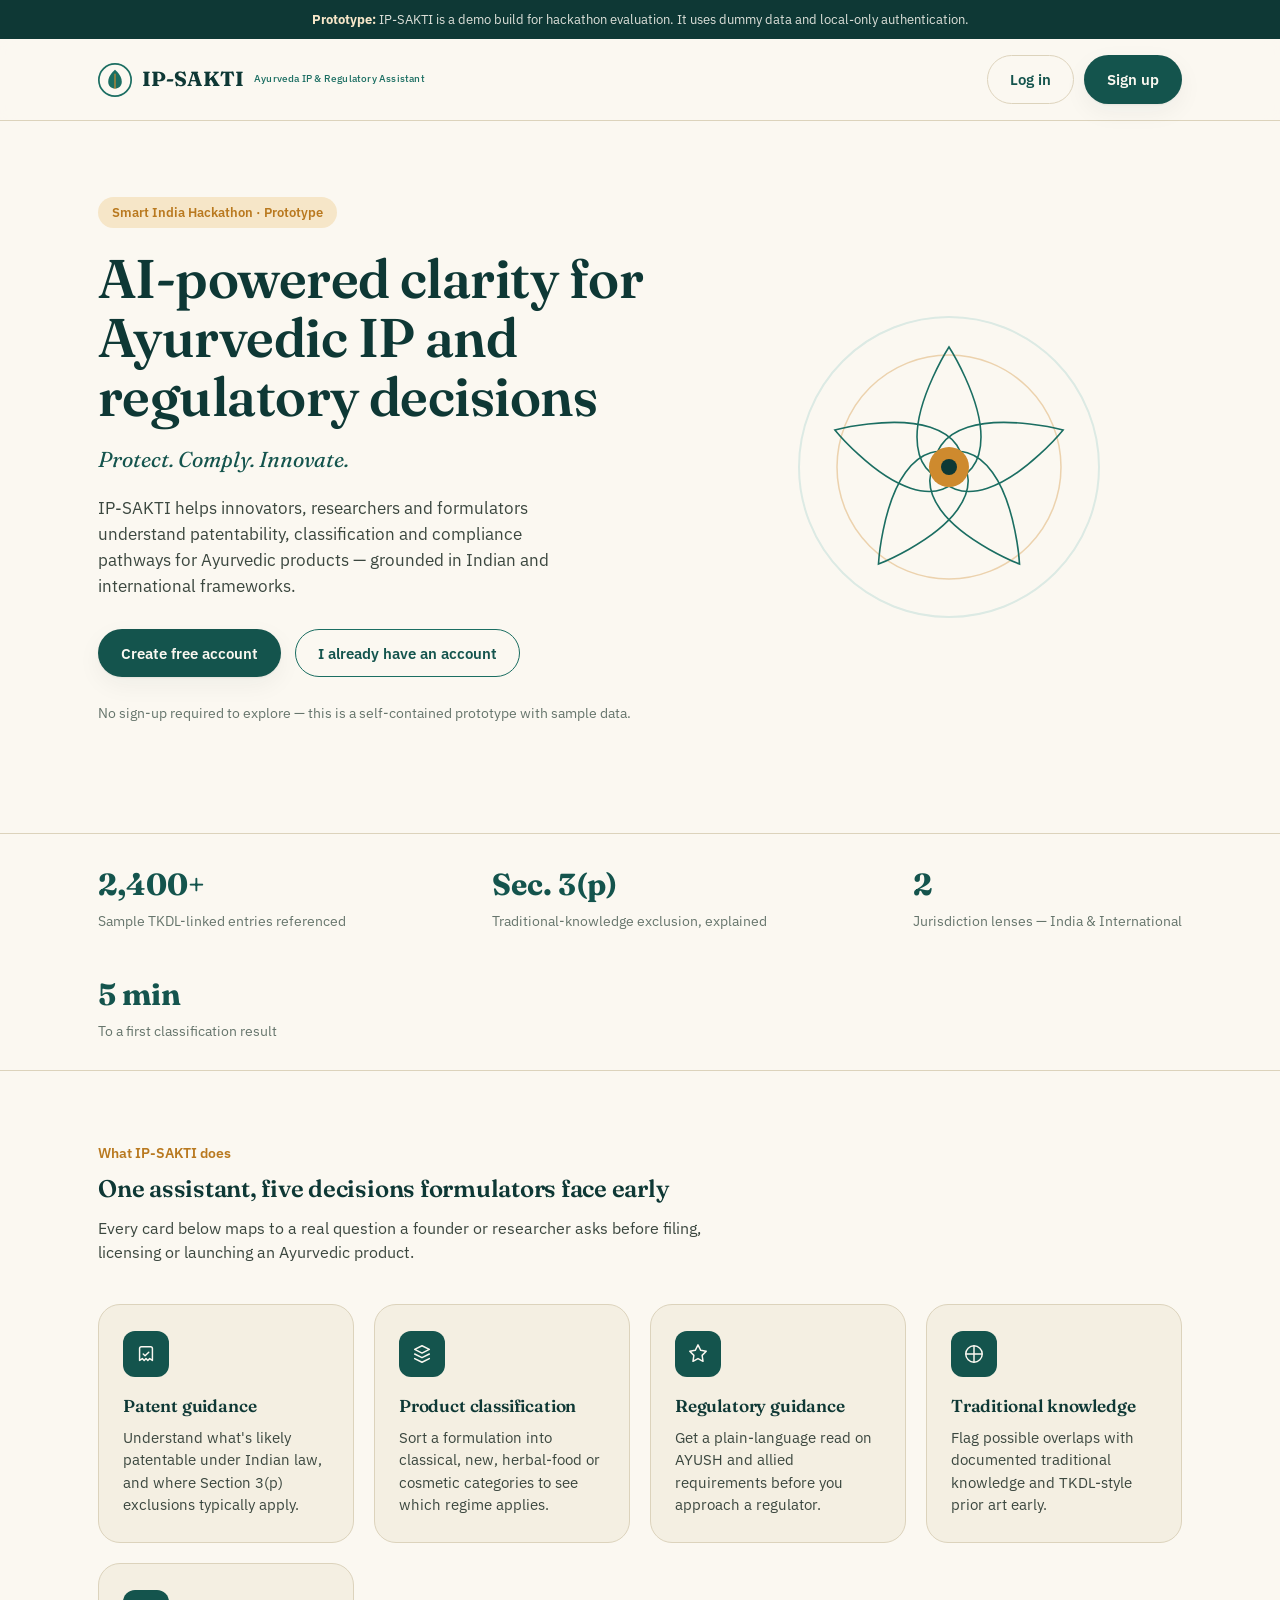
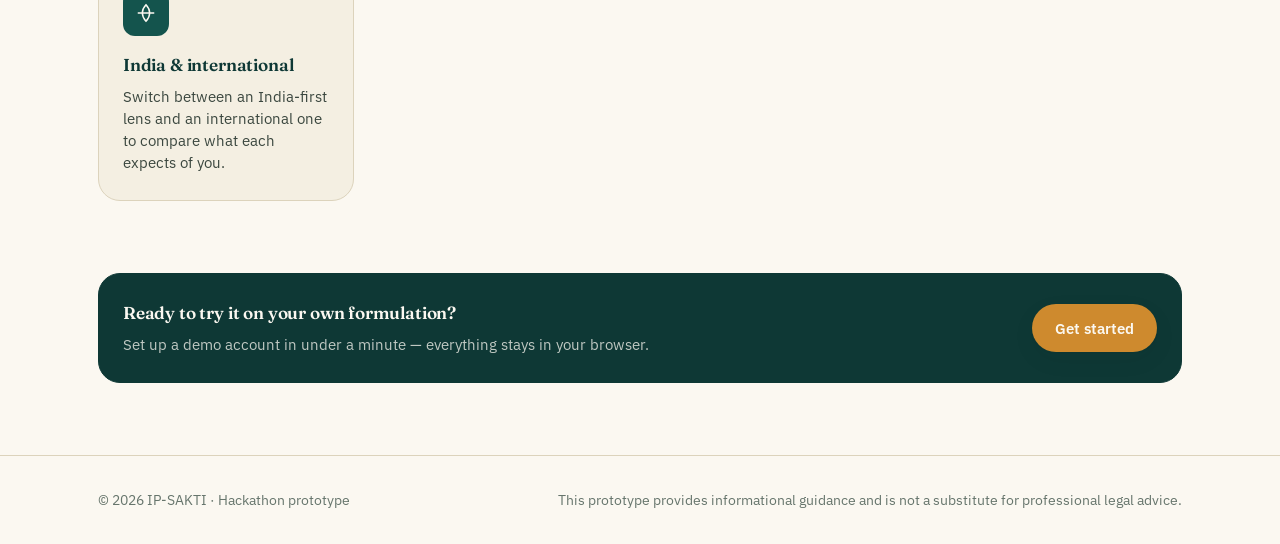
<file: frontend/index.html>
<!DOCTYPE html>
<html lang="en">
<head>
<meta charset="UTF-8" />
<meta name="viewport" content="width=device-width, initial-scale=1.0" />
<title>IP-SAKTI — Protect. Comply. Innovate.</title>
<link rel="stylesheet" href="style.css" />
</head>
<body>

<div class="disclaimer-bar">
  <strong>Prototype:</strong> IP-SAKTI is a demo build for hackathon evaluation. It uses dummy data and local-only authentication.
</div>

<header class="topbar">
  <div class="topbar-inner">
    <a href="index.html" class="brand">
      <svg class="brand-mark" viewBox="0 0 40 40" fill="none" xmlns="http://www.w3.org/2000/svg">
        <circle cx="20" cy="20" r="19" stroke="#1B6E62" stroke-width="2"/>
        <path d="M20 8C20 8 12 14 12 22C12 27 15.5 30 20 30C24.5 30 28 27 28 22C28 14 20 8 20 8Z" fill="#1B6E62"/>
        <path d="M20 30V13" stroke="#CE8A2E" stroke-width="1.4" stroke-linecap="round"/>
      </svg>
      IP-SAKTI<small>Ayurveda IP &amp; Regulatory Assistant</small>
    </a>
    <div class="nav-cta">
      <a href="login.html" class="btn btn-ghost">Log in</a>
      <a href="signup.html" class="btn btn-primary">Sign up</a>
    </div>
  </div>
</header>

<main>
  <section class="hero">
    <div class="container hero-grid">
      <div>
        <span class="hero-eyebrow-badge">Smart India Hackathon · Prototype</span>
        <h1>AI-powered clarity for Ayurvedic IP and regulatory decisions</h1>
        <p class="tagline">Protect. Comply. Innovate.</p>
        <p class="lede">IP-SAKTI helps innovators, researchers and formulators understand patentability, classification and compliance pathways for Ayurvedic products — grounded in Indian and international frameworks.</p>
        <div class="hero-actions">
          <a href="signup.html" class="btn btn-primary">Create free account</a>
          <a href="login.html" class="btn btn-outline">I already have an account</a>
        </div>
        <p class="hero-note">No sign-up required to explore — this is a self-contained prototype with sample data.</p>
      </div>
      <div class="hero-art">
        <svg class="mandala" viewBox="0 0 320 320" width="320" height="320" fill="none" xmlns="http://www.w3.org/2000/svg" aria-hidden="true">
          <circle cx="160" cy="160" r="150" stroke="#DCEAE4" stroke-width="2"/>
          <circle cx="160" cy="160" r="112" stroke="#CE8A2E" stroke-opacity="0.35" stroke-width="1.5"/>
          <g stroke="#1B6E62" stroke-width="1.6" stroke-linecap="round">
            <path d="M160 40C160 40 128 90 128 130C128 156 141 172 160 172C179 172 192 156 192 130C192 90 160 40 160 40Z"/>
          </g>
          <g stroke="#1B6E62" stroke-width="1.6" stroke-linecap="round" transform="rotate(72 160 160)">
            <path d="M160 40C160 40 128 90 128 130C128 156 141 172 160 172C179 172 192 156 192 130C192 90 160 40 160 40Z"/>
          </g>
          <g stroke="#1B6E62" stroke-width="1.6" stroke-linecap="round" transform="rotate(144 160 160)">
            <path d="M160 40C160 40 128 90 128 130C128 156 141 172 160 172C179 172 192 156 192 130C192 90 160 40 160 40Z"/>
          </g>
          <g stroke="#1B6E62" stroke-width="1.6" stroke-linecap="round" transform="rotate(216 160 160)">
            <path d="M160 40C160 40 128 90 128 130C128 156 141 172 160 172C179 172 192 156 192 130C192 90 160 40 160 40Z"/>
          </g>
          <g stroke="#1B6E62" stroke-width="1.6" stroke-linecap="round" transform="rotate(288 160 160)">
            <path d="M160 40C160 40 128 90 128 130C128 156 141 172 160 172C179 172 192 156 192 130C192 90 160 40 160 40Z"/>
          </g>
          <circle cx="160" cy="160" r="20" fill="#CE8A2E"/>
          <circle cx="160" cy="160" r="8" fill="#0E3835"/>
        </svg>
      </div>
    </div>
  </section>

  <section class="stat-strip">
    <div class="container stat-strip-inner">
      <div class="stat"><b>2,400+</b><span>Sample TKDL-linked entries referenced</span></div>
      <div class="stat"><b>Sec. 3(p)</b><span>Traditional-knowledge exclusion, explained</span></div>
      <div class="stat"><b>2</b><span>Jurisdiction lenses — India &amp; International</span></div>
      <div class="stat"><b>5 min</b><span>To a first classification result</span></div>
    </div>
  </section>

  <section class="section">
    <div class="container">
      <div class="section-head">
        <span class="kicker">What IP-SAKTI does</span>
        <h2>One assistant, five decisions formulators face early</h2>
        <p>Every card below maps to a real question a founder or researcher asks before filing, licensing or launching an Ayurvedic product.</p>
      </div>
      <div class="card-grid">
        <div class="feature-card">
          <div class="feature-icon">
            <svg width="22" height="22" viewBox="0 0 24 24" fill="none"><path d="M9 12l2 2 4-4M7 4h10a2 2 0 012 2v13l-3-2-2 2-2-2-2 2-2-2-3 2V6a2 2 0 012-2z" stroke="currentColor" stroke-width="1.6" stroke-linecap="round" stroke-linejoin="round"/></svg>
          </div>
          <h3>Patent guidance</h3>
          <p>Understand what's likely patentable under Indian law, and where Section 3(p) exclusions typically apply.</p>
        </div>
        <div class="feature-card">
          <div class="feature-icon">
            <svg width="22" height="22" viewBox="0 0 24 24" fill="none"><path d="M4 7l8-4 8 4-8 4-8-4zm0 5l8 4 8-4m-16 5l8 4 8-4" stroke="currentColor" stroke-width="1.6" stroke-linecap="round" stroke-linejoin="round"/></svg>
          </div>
          <h3>Product classification</h3>
          <p>Sort a formulation into classical, new, herbal-food or cosmetic categories to see which regime applies.</p>
        </div>
        <div class="feature-card">
          <div class="feature-icon">
            <svg width="22" height="22" viewBox="0 0 24 24" fill="none"><path d="M12 2l3 6 6 1-4.5 4.5L17.5 20 12 17l-5.5 3 1-6.5L3 9l6-1 3-6z" stroke="currentColor" stroke-width="1.6" stroke-linejoin="round"/></svg>
          </div>
          <h3>Regulatory guidance</h3>
          <p>Get a plain-language read on AYUSH and allied requirements before you approach a regulator.</p>
        </div>
        <div class="feature-card">
          <div class="feature-icon">
            <svg width="22" height="22" viewBox="0 0 24 24" fill="none"><circle cx="12" cy="12" r="9" stroke="currentColor" stroke-width="1.6"/><path d="M12 3v18M3 12h18" stroke="currentColor" stroke-width="1.6"/></svg>
          </div>
          <h3>Traditional knowledge</h3>
          <p>Flag possible overlaps with documented traditional knowledge and TKDL-style prior art early.</p>
        </div>
        <div class="feature-card">
          <div class="feature-icon">
            <svg width="22" height="22" viewBox="0 0 24 24" fill="none"><path d="M3 12h18M12 3c2.5 2.7 4 6 4 9s-1.5 6.3-4 9c-2.5-2.7-4-6-4-9s1.5-6.3 4-9z" stroke="currentColor" stroke-width="1.6"/></svg>
          </div>
          <h3>India &amp; international</h3>
          <p>Switch between an India-first lens and an international one to compare what each expects of you.</p>
        </div>
      </div>
    </div>
  </section>

  <section class="section" style="padding-top:0;">
    <div class="container">
      <div class="feature-card" style="display:flex; align-items:center; justify-content:space-between; gap:24px; flex-wrap:wrap; background: var(--teal-900); border-color: var(--teal-900);">
        <div>
          <h3 style="color: var(--ivory-50);">Ready to try it on your own formulation?</h3>
          <p style="color: rgba(251,248,241,0.75); margin-bottom:0;">Set up a demo account in under a minute — everything stays in your browser.</p>
        </div>
        <a href="signup.html" class="btn btn-primary" style="background: var(--saffron-500);">Get started</a>
      </div>
    </div>
  </section>
</main>

<footer class="footer">
  <div class="container">
    <span>© 2026 IP-SAKTI · Hackathon prototype</span>
    <span>This prototype provides informational guidance and is not a substitute for professional legal advice.</span>
  </div>
</footer>

</body>
</html>
</file>
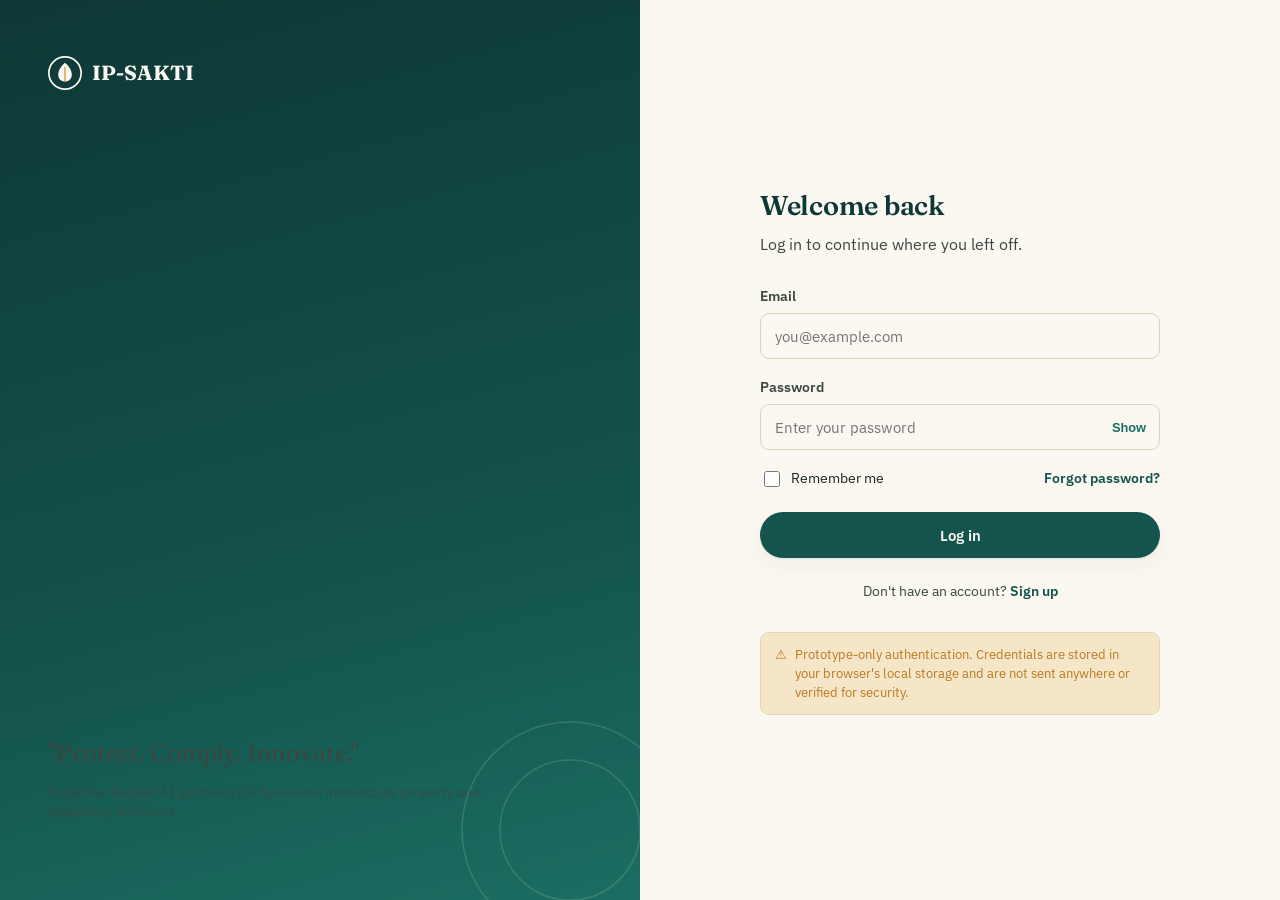
<file: frontend/dashboard.html>
<!DOCTYPE html>
<html lang="en">
<head>
<meta charset="UTF-8" />
<meta name="viewport" content="width=device-width, initial-scale=1.0" />
<title>Dashboard — IP-SAKTI</title>
<link rel="stylesheet" href="style.css" />
</head>
<body>

<div class="disclaimer-bar">
  This prototype provides informational guidance and is <strong>not a substitute for professional legal advice</strong>.
</div>

<div class="app-shell">
  <header class="app-topbar">
    <div class="app-topbar-inner">
      <a href="dashboard.html" class="brand" style="font-size:1.05rem;">
        <svg class="brand-mark" width="26" height="26" viewBox="0 0 40 40" fill="none" xmlns="http://www.w3.org/2000/svg">
          <circle cx="20" cy="20" r="19" stroke="#1B6E62" stroke-width="2"/>
          <path d="M20 8C20 8 12 14 12 22C12 27 15.5 30 20 30C24.5 30 28 27 28 22C28 14 20 8 20 8Z" fill="#1B6E62"/>
          <path d="M20 30V13" stroke="#CE8A2E" stroke-width="1.4" stroke-linecap="round"/>
        </svg>
        IP-SAKTI
      </a>
      <nav class="app-nav" id="appNav">
        <button data-view="dashboard" class="active">Dashboard</button>
        <button data-view="ask">Ask IP-SAKTI</button>
        <button data-view="classify">Product Classification</button>
        <button data-view="evidence">Evidence</button>
        <button data-view="about">About</button>
      </nav>
      <div class="app-user">
        <div class="avatar" id="userAvatar">?</div>
        <span id="userName">—</span>
        <button class="btn btn-ghost btn-sm" id="logoutBtn">Log out</button>
      </div>
    </div>
  </header>

  <main class="app-main">
    <div class="container">

      <!-- ================= DASHBOARD VIEW ================= -->
      <section class="view active" id="view-dashboard">
        <div class="view-head">
          <span class="kicker">Overview</span>
          <h1>Evidence-backed AI guidance for Ayurvedic intellectual property and regulatory decisions.</h1>
          <p>Pick where you want to start. Every module below uses the same sample knowledge base so you can move between them freely.</p>
        </div>

        <div class="card-grid">
          <button class="feature-card go-card" data-view="ask" style="text-align:left; border:1px solid var(--line); width:100%; cursor:pointer; font:inherit;">
            <div class="feature-icon">
              <svg width="22" height="22" viewBox="0 0 24 24" fill="none"><path d="M9 12l2 2 4-4M7 4h10a2 2 0 012 2v13l-3-2-2 2-2-2-2 2-2-2-3 2V6a2 2 0 012-2z" stroke="currentColor" stroke-width="1.6" stroke-linecap="round" stroke-linejoin="round"/></svg>
            </div>
            <h3>Patent guidance</h3>
            <p>Ask a free-form question and get a jurisdiction-aware read on patentability.</p>
          </button>
          <button class="feature-card go-card" data-view="classify" style="text-align:left; border:1px solid var(--line); width:100%; cursor:pointer; font:inherit;">
            <div class="feature-icon">
              <svg width="22" height="22" viewBox="0 0 24 24" fill="none"><path d="M4 7l8-4 8 4-8 4-8-4zm0 5l8 4 8-4m-16 5l8 4 8-4" stroke="currentColor" stroke-width="1.6" stroke-linecap="round" stroke-linejoin="round"/></svg>
            </div>
            <h3>Product classification</h3>
            <p>Answer four quick questions to see how your formulation is likely to be treated.</p>
          </button>
          <button class="feature-card go-card" data-view="ask" style="text-align:left; border:1px solid var(--line); width:100%; cursor:pointer; font:inherit;">
            <div class="feature-icon">
              <svg width="22" height="22" viewBox="0 0 24 24" fill="none"><path d="M12 2l3 6 6 1-4.5 4.5L17.5 20 12 17l-5.5 3 1-6.5L3 9l6-1 3-6z" stroke="currentColor" stroke-width="1.6" stroke-linejoin="round"/></svg>
            </div>
            <h3>Regulatory guidance</h3>
            <p>Understand which authority and pathway typically apply to your product type.</p>
          </button>
          <button class="feature-card go-card" data-view="evidence" style="text-align:left; border:1px solid var(--line); width:100%; cursor:pointer; font:inherit;">
            <div class="feature-icon">
              <svg width="22" height="22" viewBox="0 0 24 24" fill="none"><circle cx="12" cy="12" r="9" stroke="currentColor" stroke-width="1.6"/><path d="M12 3v18M3 12h18" stroke="currentColor" stroke-width="1.6"/></svg>
            </div>
            <h3>Traditional knowledge</h3>
            <p>Browse sample citations that explain why traditional-knowledge checks matter.</p>
          </button>
          <button class="feature-card go-card" data-view="ask" style="text-align:left; border:1px solid var(--line); width:100%; cursor:pointer; font:inherit;">
            <div class="feature-icon">
              <svg width="22" height="22" viewBox="0 0 24 24" fill="none"><path d="M3 12h18M12 3c2.5 2.7 4 6 4 9s-1.5 6.3-4 9c-2.5-2.7-4-6-4-9s1.5-6.3 4-9z" stroke="currentColor" stroke-width="1.6"/></svg>
            </div>
            <h3>India &amp; international</h3>
            <p>Toggle jurisdiction on any question to compare India-first and international framing.</p>
          </button>
        </div>
      </section>

      <!-- ================= ASK VIEW ================= -->
      <section class="view" id="view-ask">
        <div class="view-head">
          <span class="kicker">Ask IP-SAKTI</span>
          <h1>Ask a question about your formulation</h1>
          <p>Describe what you're trying to protect or classify. Responses are generated from a small prototype knowledge base — always confirm with a qualified professional.</p>
        </div>

        <div class="ask-panel">
          <div class="ask-row">
            <textarea id="askInput" placeholder="e.g. Can I patent a new ratio of ashwagandha and brahmi for a stress-relief tablet?"></textarea>
          </div>
          <div class="ask-options">
            <div class="pill-select" id="jurisdictionSelect">
              <button type="button" data-value="india" class="active">India</button>
              <button type="button" data-value="international">International</button>
            </div>
            <button class="btn btn-primary" id="analyzeBtn">Analyze</button>
          </div>
          <div class="examples" id="exampleChips">
            <button class="example-chip" data-q="Can I patent a traditional Ayurvedic formulation with a new delivery method?">Patent a new delivery method?</button>
            <button class="example-chip" data-q="Is a herbal immunity tea classified as a food or a drug in India?">Herbal tea: food or drug?</button>
            <button class="example-chip" data-q="Do I need to check the TKDL before filing a patent for a herbal cosmetic?">Should I check the TKDL first?</button>
            <button class="example-chip" data-q="What regulatory approval is needed to export an Ayurvedic supplement internationally?">Exporting a supplement internationally?</button>
          </div>
        </div>

        <div class="result-card" id="askResult">
          <div class="result-top">
            <h3 id="resultHeading" style="margin-bottom:0;">AI Analysis</h3>
            <div style="display:flex; align-items:center; gap:8px;">
              <span class="evidence-tag" id="modeBadge" style="margin-bottom:0;">Demo Mode</span>
              <span class="confidence-badge" id="confidenceBadge">Confidence: Medium</span>
            </div>
          </div>
          <p id="resultAnswer">—</p>
          <div class="result-meta">
            <div class="meta-block">
              <div class="meta-label">Product category</div>
              <div class="meta-value" id="resultCategory">—</div>
            </div>
            <div class="meta-block">
              <div class="meta-label">Jurisdiction</div>
              <div class="meta-value" id="resultJurisdiction">—</div>
            </div>
            <div class="meta-block">
              <div class="meta-label">Confidence</div>
              <div class="meta-value" id="resultConfidenceValue">—</div>
            </div>
          </div>
          <div class="next-steps">
            <strong>Recommended next steps</strong>
            <ol id="resultSteps"></ol>
          </div>
          <div class="next-steps" id="resultEvidenceBlock" style="display:none;">
            <strong>Evidence from the knowledge base</strong>
            <div id="resultEvidenceList" style="margin-top:10px; display:flex; flex-direction:column; gap:10px;"></div>
          </div>
          <p class="result-disclaimer" id="resultDisclaimer">Generated from prototype sample data for demonstration only. This is not legal advice and has not been verified against current law.</p>
        </div>
      </section>

      <!-- ================= CLASSIFICATION VIEW ================= -->
      <section class="view" id="view-classify">
        <div class="view-head">
          <span class="kicker">Product classification</span>
          <h1>Classify your formulation</h1>
          <p>Answer a few questions about the product to see a sample classification outcome and what it typically implies.</p>
        </div>

        <div class="classify-grid">
          <form class="classify-form" id="classifyForm">
            <div class="option-group">
              <label>Product type</label>
              <div class="option-set" id="productTypeSet">
                <input type="radio" name="productType" id="pt-classical" value="Classical formulation" checked><label for="pt-classical">Classical formulation</label>
                <input type="radio" name="productType" id="pt-proprietary" value="Proprietary medicine"><label for="pt-proprietary">Proprietary medicine</label>
                <input type="radio" name="productType" id="pt-new" value="New/non-classical drug"><label for="pt-new">New / non-classical drug</label>
                <input type="radio" name="productType" id="pt-phyto" value="Phytopharmaceutical"><label for="pt-phyto">Phytopharmaceutical</label>
                <input type="radio" name="productType" id="pt-nutra" value="Ayurveda-Aahar/nutraceutical"><label for="pt-nutra">Ayurveda-Aahar / nutraceutical</label>
                <input type="radio" name="productType" id="pt-cosmetic" value="Cosmetic"><label for="pt-cosmetic">Cosmetic</label>
              </div>
            </div>

            <div class="option-group">
              <label>Built on documented traditional knowledge?</label>
              <div class="option-set" id="tkSet">
                <input type="radio" name="tk" id="tk-yes" value="Yes" checked><label for="tk-yes">Yes</label>
                <input type="radio" name="tk" id="tk-no" value="No"><label for="tk-no">No</label>
                <input type="radio" name="tk" id="tk-unsure" value="Not sure"><label for="tk-unsure">Not sure</label>
              </div>
            </div>

            <div class="option-group">
              <label>Uses biological resources (plants, extracts, microbes)?</label>
              <div class="option-set" id="bioSet">
                <input type="radio" name="bio" id="bio-yes" value="Yes" checked><label for="bio-yes">Yes</label>
                <input type="radio" name="bio" id="bio-no" value="No"><label for="bio-no">No</label>
                <input type="radio" name="bio" id="bio-unsure" value="Not sure"><label for="bio-unsure">Not sure</label>
              </div>
            </div>

            <div class="option-group">
              <label>Target market</label>
              <div class="option-set" id="marketSet">
                <input type="radio" name="market" id="mkt-india" value="India" checked><label for="mkt-india">India</label>
                <input type="radio" name="market" id="mkt-intl" value="International"><label for="mkt-intl">International</label>
                <input type="radio" name="market" id="mkt-both" value="Both"><label for="mkt-both">Both</label>
              </div>
            </div>

            <button type="submit" class="btn btn-primary btn-block">Classify product</button>
          </form>

          <div class="classify-result" id="classifyResult">
            <div class="classify-placeholder">
              <svg width="48" height="48" viewBox="0 0 24 24" fill="none"><path d="M4 7l8-4 8 4-8 4-8-4zm0 5l8 4 8-4m-16 5l8 4 8-4" stroke="#66756C" stroke-width="1.4" stroke-linecap="round" stroke-linejoin="round"/></svg>
              <p>Fill in the form and select <strong>Classify product</strong> to see a sample outcome here.</p>
            </div>
          </div>
        </div>
      </section>

      <!-- ================= EVIDENCE VIEW ================= -->
      <section class="view" id="view-evidence">
        <div class="view-head">
          <span class="kicker">Evidence</span>
          <h1>Sample citation library</h1>
          <p>A small set of prototype citations used to demonstrate how IP-SAKTI would ground its answers in source material.</p>
        </div>

        <div class="evidence-list">
          <div class="evidence-card">
            <div class="evidence-top">
              <div>
                <span class="evidence-tag">Patents Act, 1970 · Section 3(p)</span>
                <h3>What counts as "traditional knowledge" for patent purposes</h3>
              </div>
              <span class="proto-flag">Prototype content</span>
            </div>
            <p class="evidence-excerpt">Sample summary: inventions that are essentially a known traditional-knowledge component, or an aggregation of traditionally known properties, are generally treated as not patentable on their own.</p>
            <p class="evidence-source">Source label: Prototype Knowledge Base — India, Patent Law · Not verified against the current statute.</p>
            <button class="btn btn-outline btn-sm" onclick="alert('This is a prototype. In a production build, this would open the verified source document.')">View source</button>
          </div>

          <div class="evidence-card">
            <div class="evidence-top">
              <div>
                <span class="evidence-tag">Biological Diversity Act, 2002</span>
                <h3>Approvals for accessing biological resources</h3>
              </div>
              <span class="proto-flag">Prototype content</span>
            </div>
            <p class="evidence-excerpt">Sample summary: obtaining or using certain biological resources and associated knowledge for research or commercial purposes may require prior approval from the relevant biodiversity authority.</p>
            <p class="evidence-source">Source label: Prototype Knowledge Base — India, Biodiversity Law · Not verified against the current statute.</p>
            <button class="btn btn-outline btn-sm" onclick="alert('This is a prototype. In a production build, this would open the verified source document.')">View source</button>
          </div>

          <div class="evidence-card">
            <div class="evidence-top">
              <div>
                <span class="evidence-tag">TKDL Access Guidelines</span>
                <h3>Why a prior-art search matters before filing</h3>
              </div>
              <span class="proto-flag">Prototype content</span>
            </div>
            <p class="evidence-excerpt">Sample summary: the Traditional Knowledge Digital Library is commonly used by patent offices to check whether a claimed invention already exists as documented traditional knowledge.</p>
            <p class="evidence-source">Source label: Prototype Knowledge Base — India, Traditional Knowledge · Not verified against the current statute.</p>
            <button class="btn btn-outline btn-sm" onclick="alert('This is a prototype. In a production build, this would open the verified source document.')">View source</button>
          </div>
        </div>

        <p class="result-disclaimer" style="margin-top:22px;">All excerpts above are dummy, illustrative summaries written for this prototype. They do not represent verified legal text and should not be relied on as such.</p>
      </section>

      <!-- ================= ABOUT VIEW ================= -->
      <section class="view" id="view-about">
        <div class="view-head">
          <span class="kicker">About</span>
          <h1>About this prototype</h1>
          <p>IP-SAKTI was built as a Smart India Hackathon prototype to demonstrate how an AI assistant could help Ayurvedic innovators navigate intellectual property and regulatory questions.</p>
        </div>
        <div class="about-grid">
          <div class="about-card">
            <h3>What this is</h3>
            <p>A front-end-only demo with dummy AI responses, sample citations, and browser-local authentication — built to show the intended user experience.</p>
          </div>
          <div class="about-card">
            <h3>What this isn't</h3>
            <p>There is no real backend, no real AI model call, no verified legal database, and no real user accounts behind this build.</p>
          </div>
          <div class="about-card">
            <h3>Disclaimer</h3>
            <p>This prototype provides informational guidance and is not a substitute for professional legal advice.</p>
          </div>
        </div>
      </section>

    </div>
  </main>
</div>

<script src="auth.js"></script>
<script src="app.js"></script>
<script>
  document.addEventListener('DOMContentLoaded', () => {
    IPSAKTI.guardDashboard();
    IPSAKTI.initDashboard();
  });
</script>
</body>
</html>
</file>
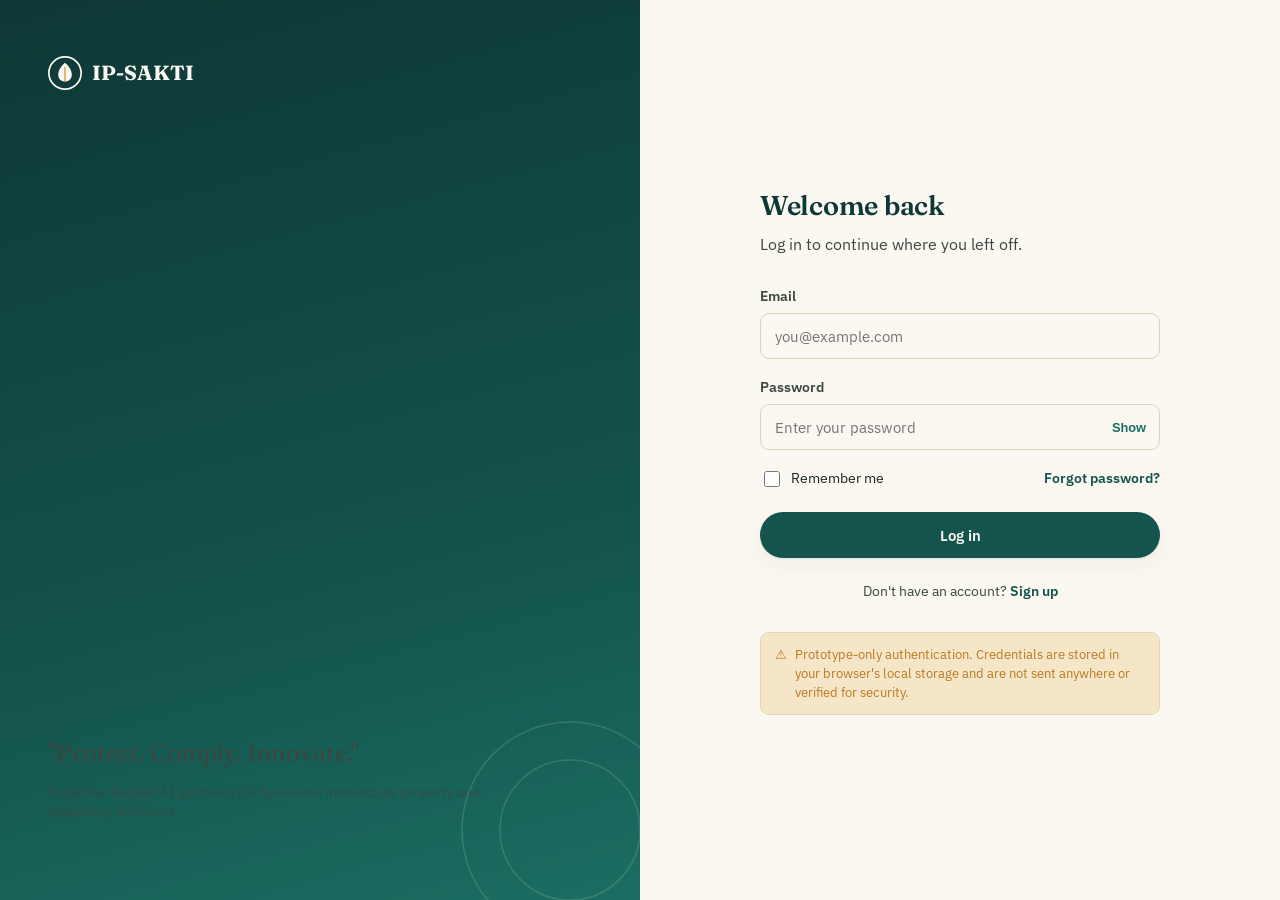
<file: frontend/login.html>
<!DOCTYPE html>
<html lang="en">
<head>
<meta charset="UTF-8" />
<meta name="viewport" content="width=device-width, initial-scale=1.0" />
<title>Log in — IP-SAKTI</title>
<link rel="stylesheet" href="style.css" />
</head>
<body>

<div class="auth-shell">
  <aside class="auth-side">
    <a href="index.html" class="brand">
      <svg class="brand-mark" viewBox="0 0 40 40" fill="none" xmlns="http://www.w3.org/2000/svg">
        <circle cx="20" cy="20" r="19" stroke="#FBF8F1" stroke-width="2"/>
        <path d="M20 8C20 8 12 14 12 22C12 27 15.5 30 20 30C24.5 30 28 27 28 22C28 14 20 8 20 8Z" fill="#FBF8F1"/>
        <path d="M20 30V13" stroke="#CE8A2E" stroke-width="1.4" stroke-linecap="round"/>
      </svg>
      IP-SAKTI
    </a>
    <p class="auth-side-quote">"Protect. Comply. Innovate."<span>Evidence-backed AI guidance for Ayurvedic intellectual property and regulatory decisions.</span></p>
    <svg class="auth-leaf" width="220" height="220" viewBox="0 0 220 220" style="position:absolute; right:-40px; bottom:-40px;">
      <circle cx="110" cy="110" r="108" stroke="#FBF8F1" stroke-width="1.5" fill="none"/>
      <circle cx="110" cy="110" r="70" stroke="#FBF8F1" stroke-width="1.5" fill="none"/>
    </svg>
  </aside>

  <main class="auth-main">
    <div class="auth-card">
      <h1>Welcome back</h1>
      <p>Log in to continue where you left off.</p>

      <div id="formBanner" class="form-banner"></div>

      <form id="loginForm" novalidate>
        <div class="field" id="emailField">
          <label for="email">Email</label>
          <input type="email" id="email" name="email" placeholder="you@example.com" autocomplete="email" />
          <div class="field-error">Enter a valid email address.</div>
        </div>

        <div class="field" id="passwordField">
          <label for="password">Password</label>
          <div class="password-row">
            <input type="password" id="password" name="password" placeholder="Enter your password" autocomplete="current-password" />
            <button type="button" class="toggle-pw" data-target="password">Show</button>
          </div>
          <div class="field-error">Enter your password.</div>
        </div>

        <div class="row-between">
          <label class="checkbox-row">
            <input type="checkbox" id="remember" />
            Remember me
          </label>
          <a href="#" class="link" id="forgotLink">Forgot password?</a>
        </div>

        <button type="submit" class="btn btn-primary btn-block">Log in</button>
      </form>

      <p class="auth-foot">Don't have an account? <a href="signup.html" class="link">Sign up</a></p>

      <div class="proto-note">
        <span>⚠</span>
        <span>Prototype-only authentication. Credentials are stored in your browser's local storage and are not sent anywhere or verified for security.</span>
      </div>
    </div>
  </main>
</div>

<script src="auth.js"></script>
<script>
  document.addEventListener('DOMContentLoaded', () => IPSAKTI.initLoginPage());
</script>
</body>
</html>
</file>
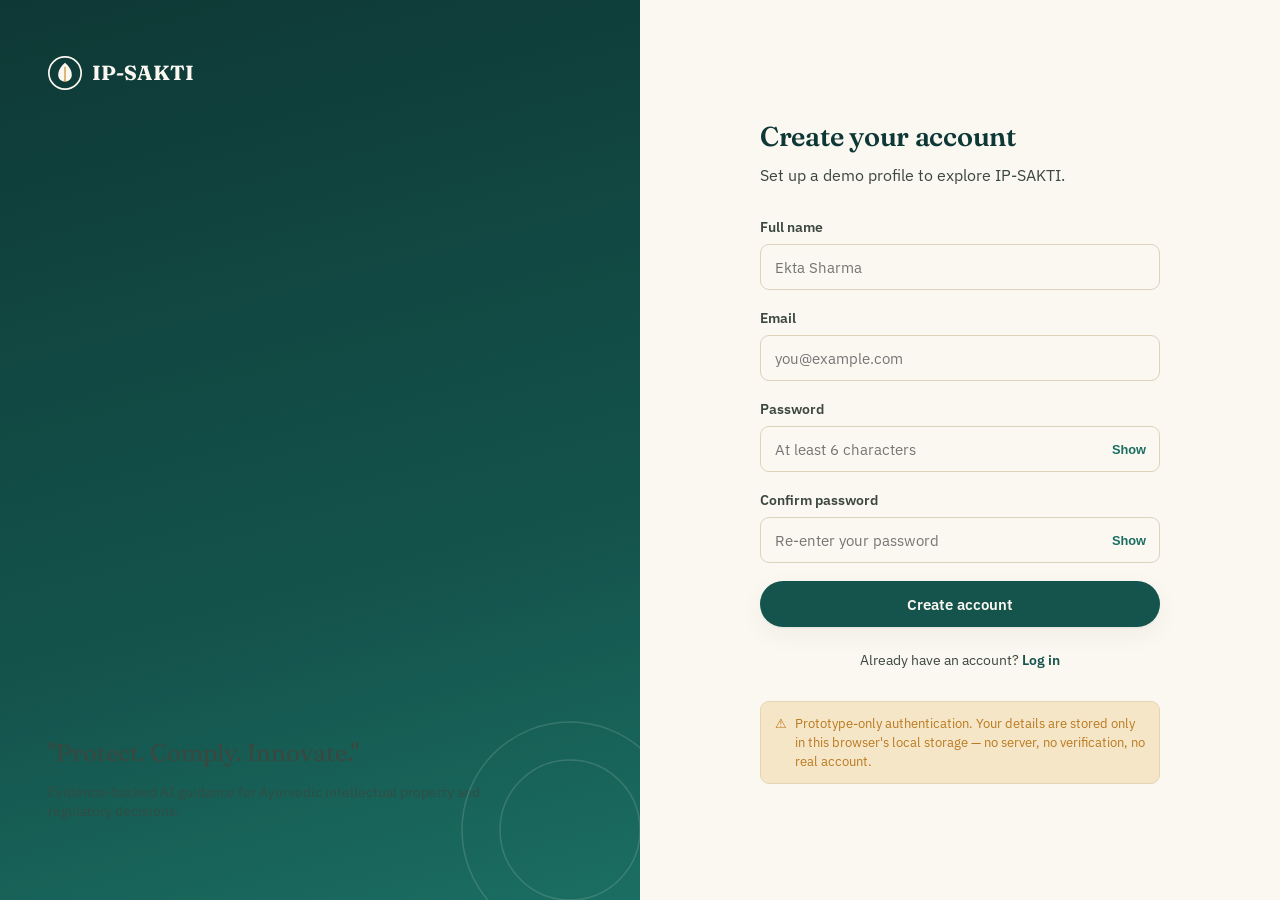
<file: frontend/signup.html>
<!DOCTYPE html>
<html lang="en">
<head>
<meta charset="UTF-8" />
<meta name="viewport" content="width=device-width, initial-scale=1.0" />
<title>Sign up — IP-SAKTI</title>
<link rel="stylesheet" href="style.css" />
</head>
<body>

<div class="auth-shell">
  <aside class="auth-side">
    <a href="index.html" class="brand">
      <svg class="brand-mark" viewBox="0 0 40 40" fill="none" xmlns="http://www.w3.org/2000/svg">
        <circle cx="20" cy="20" r="19" stroke="#FBF8F1" stroke-width="2"/>
        <path d="M20 8C20 8 12 14 12 22C12 27 15.5 30 20 30C24.5 30 28 27 28 22C28 14 20 8 20 8Z" fill="#FBF8F1"/>
        <path d="M20 30V13" stroke="#CE8A2E" stroke-width="1.4" stroke-linecap="round"/>
      </svg>
      IP-SAKTI
    </a>
    <p class="auth-side-quote">"Protect. Comply. Innovate."<span>Evidence-backed AI guidance for Ayurvedic intellectual property and regulatory decisions.</span></p>
    <svg class="auth-leaf" width="220" height="220" viewBox="0 0 220 220" style="position:absolute; right:-40px; bottom:-40px;">
      <circle cx="110" cy="110" r="108" stroke="#FBF8F1" stroke-width="1.5" fill="none"/>
      <circle cx="110" cy="110" r="70" stroke="#FBF8F1" stroke-width="1.5" fill="none"/>
    </svg>
  </aside>

  <main class="auth-main">
    <div class="auth-card">
      <h1>Create your account</h1>
      <p>Set up a demo profile to explore IP-SAKTI.</p>

      <div id="formBanner" class="form-banner"></div>

      <form id="signupForm" novalidate>
        <div class="field" id="nameField">
          <label for="name">Full name</label>
          <input type="text" id="name" name="name" placeholder="Ekta Sharma" autocomplete="name" />
          <div class="field-error">Enter your name.</div>
        </div>

        <div class="field" id="emailField">
          <label for="email">Email</label>
          <input type="email" id="email" name="email" placeholder="you@example.com" autocomplete="email" />
          <div class="field-error">Enter a valid email address.</div>
        </div>

        <div class="field" id="passwordField">
          <label for="password">Password</label>
          <div class="password-row">
            <input type="password" id="password" name="password" placeholder="At least 6 characters" autocomplete="new-password" />
            <button type="button" class="toggle-pw" data-target="password">Show</button>
          </div>
          <div class="field-error">Password must be at least 6 characters.</div>
        </div>

        <div class="field" id="confirmField">
          <label for="confirm">Confirm password</label>
          <div class="password-row">
            <input type="password" id="confirm" name="confirm" placeholder="Re-enter your password" autocomplete="new-password" />
            <button type="button" class="toggle-pw" data-target="confirm">Show</button>
          </div>
          <div class="field-error">Passwords do not match.</div>
        </div>

        <button type="submit" class="btn btn-primary btn-block">Create account</button>
      </form>

      <p class="auth-foot">Already have an account? <a href="login.html" class="link">Log in</a></p>

      <div class="proto-note">
        <span>⚠</span>
        <span>Prototype-only authentication. Your details are stored only in this browser's local storage — no server, no verification, no real account.</span>
      </div>
    </div>
  </main>
</div>

<script src="auth.js"></script>
<script>
  document.addEventListener('DOMContentLoaded', () => IPSAKTI.initSignupPage());
</script>
</body>
</html>
</file>
<file: frontend/style.css>
/* ============================================================
   IP-SAKTI — Design tokens
   Palette grounded in Ayurveda: deep teal (leaf/herb), turmeric
   (saffron/haldi), warm ivory (manuscript paper), soft clay text.
   ============================================================ */

@import url('https://fonts.googleapis.com/css2?family=Fraunces:opsz,wght@9..144,400;9..144,500;9..144,600;9..144,700&family=IBM+Plex+Sans:wght@400;500;600;700&display=swap');

:root{
  --ink-900: #1B2420;
  --ink-700: #3B473F;
  --ink-500: #66756C;

  --ivory-50: #FBF8F1;
  --ivory-100: #F4EFE2;
  --sand-100: #EFE6D0;
  --sand-200: #E4D6B4;

  --teal-900: #0E3835;
  --teal-700: #14544D;
  --teal-600: #1B6E62;
  --teal-500: #237F70;
  --teal-100: #DCEAE4;

  --saffron-600: #B9791F;
  --saffron-500: #CE8A2E;
  --saffron-100: #F6E6C8;

  --danger: #A23B2E;
  --line: #DCD3BC;

  --radius-lg: 22px;
  --radius-md: 14px;
  --radius-sm: 9px;

  --shadow-1: 0 1px 2px rgba(27,36,32,0.06), 0 8px 24px rgba(27,36,32,0.05);
  --shadow-2: 0 4px 14px rgba(14,56,53,0.10), 0 16px 40px rgba(14,56,53,0.08);

  --font-display: 'Fraunces', Georgia, serif;
  --font-body: 'IBM Plex Sans', -apple-system, BlinkMacSystemFont, sans-serif;
}

*{ box-sizing: border-box; }
html{ scroll-behavior: smooth; }

body{
  margin: 0;
  font-family: var(--font-body);
  color: var(--ink-900);
  background: var(--ivory-50);
  -webkit-font-smoothing: antialiased;
  line-height: 1.5;
}

img, svg{ display:block; max-width:100%; }

a{ color: inherit; }

h1,h2,h3,h4{
  font-family: var(--font-display);
  color: var(--teal-900);
  margin: 0 0 0.4em 0;
  font-weight: 600;
  letter-spacing: -0.01em;
}

p{ margin: 0 0 1em 0; color: var(--ink-700); }

.container{
  max-width: 1140px;
  margin: 0 auto;
  padding: 0 28px;
}

/* ---------- focus & motion ---------- */
a:focus-visible, button:focus-visible, input:focus-visible, select:focus-visible, textarea:focus-visible{
  outline: 2px solid var(--teal-600);
  outline-offset: 2px;
  border-radius: 6px;
}
@media (prefers-reduced-motion: reduce){
  *{ animation-duration: 0.001ms !important; animation-iteration-count: 1 !important; transition-duration: 0.001ms !important; scroll-behavior: auto !important; }
}

/* ============================================================
   Top nav (marketing pages)
   ============================================================ */
.topbar{
  position: sticky; top: 0; z-index: 40;
  background: rgba(251,248,241,0.88);
  backdrop-filter: blur(8px);
  border-bottom: 1px solid var(--line);
}
.topbar-inner{
  display:flex; align-items:center; justify-content:space-between;
  padding: 16px 28px;
  max-width: 1140px; margin: 0 auto;
}
.brand{
  display:flex; align-items:center; gap:10px;
  font-family: var(--font-display);
  font-weight: 700; font-size: 1.28rem;
  color: var(--teal-900);
  text-decoration: none;
}
.brand-mark{ width: 34px; height: 34px; flex-shrink: 0; }
.brand small{
  display:block; font-family: var(--font-body); font-weight:500;
  font-size: 0.62rem; color: var(--teal-600); letter-spacing: 0.02em;
}
.nav-cta{ display:flex; gap: 10px; align-items:center; }

/* ============================================================
   Buttons
   ============================================================ */
.btn{
  display:inline-flex; align-items:center; justify-content:center; gap: 8px;
  font-family: var(--font-body); font-weight: 600; font-size: 0.95rem;
  padding: 12px 22px; border-radius: 999px;
  border: 1px solid transparent; cursor: pointer;
  text-decoration: none; white-space: nowrap;
  transition: transform 0.15s ease, box-shadow 0.15s ease, background-color 0.15s ease, border-color .15s ease;
}
.btn:active{ transform: translateY(1px); }
.btn-primary{ background: var(--teal-700); color: var(--ivory-50); box-shadow: var(--shadow-1); }
.btn-primary:hover{ background: var(--teal-600); box-shadow: var(--shadow-2); }
.btn-ghost{ background: transparent; color: var(--teal-800, var(--teal-700)); border-color: var(--line); }
.btn-ghost:hover{ border-color: var(--teal-600); color: var(--teal-700); }
.btn-outline{ background: transparent; color: var(--teal-700); border-color: var(--teal-600); }
.btn-outline:hover{ background: var(--teal-100); }
.btn-block{ width: 100%; }
.btn-sm{ padding: 8px 16px; font-size: 0.85rem; }
.btn[disabled]{ opacity: 0.55; cursor: not-allowed; }

/* ============================================================
   Hero (index.html)
   ============================================================ */
.hero{
  padding: 76px 0 96px;
  position: relative;
  overflow: hidden;
}
.hero-grid{
  display:grid;
  grid-template-columns: 1.1fr 0.9fr;
  gap: 48px;
  align-items:center;
}
.hero-eyebrow-badge{
  display:inline-flex; align-items:center; gap:8px;
  background: var(--saffron-100); color: var(--saffron-600);
  padding: 6px 14px; border-radius: 999px;
  font-size: 0.8rem; font-weight: 600; margin-bottom: 22px;
}
.hero h1{
  font-size: clamp(2.3rem, 4.4vw, 3.4rem);
  line-height: 1.08;
  margin-bottom: 18px;
}
.hero .tagline{
  font-family: var(--font-display);
  font-style: italic;
  font-size: 1.35rem;
  color: var(--teal-700);
  margin-bottom: 18px;
}
.hero .lede{
  font-size: 1.08rem;
  max-width: 46ch;
  margin-bottom: 30px;
}
.hero-actions{ display:flex; gap: 14px; flex-wrap: wrap; margin-bottom: 26px;}
.hero-note{ font-size: 0.85rem; color: var(--ink-500); }

.hero-art{
  position: relative;
  aspect-ratio: 1 / 1;
  display:flex; align-items:center; justify-content:center;
}
.mandala{ animation: spin 90s linear infinite; transform-origin: 50% 50%; }
@keyframes spin{ to{ transform: rotate(360deg); } }

.stat-strip{
  border-top: 1px solid var(--line);
  border-bottom: 1px solid var(--line);
  padding: 28px 0;
}
.stat-strip-inner{ display:flex; flex-wrap:wrap; gap: 40px; justify-content: space-between; }
.stat b{ display:block; font-family: var(--font-display); font-size: 1.9rem; color: var(--teal-800, var(--teal-700)); }
.stat span{ font-size: 0.86rem; color: var(--ink-500); }

/* ============================================================
   Feature / info cards
   ============================================================ */
.section{ padding: 72px 0; }
.section-head{ max-width: 620px; margin-bottom: 40px; }
.section-head .kicker{ color: var(--saffron-600); font-weight: 600; font-size: 0.85rem; margin-bottom: 8px; display:block; }

.card-grid{
  display:grid;
  grid-template-columns: repeat(auto-fit, minmax(230px, 1fr));
  gap: 20px;
}
.feature-card{
  background: var(--ivory-100);
  border: 1px solid var(--line);
  border-radius: var(--radius-lg);
  padding: 26px 24px;
  transition: transform .18s ease, box-shadow .18s ease, border-color .18s ease;
}
.feature-card:hover{ transform: translateY(-4px); box-shadow: var(--shadow-2); border-color: var(--teal-500); }
.feature-icon{
  width: 46px; height: 46px; border-radius: 12px;
  background: var(--teal-700); color: var(--ivory-50);
  display:flex; align-items:center; justify-content:center;
  margin-bottom: 16px;
}
.feature-card h3{ font-size: 1.08rem; margin-bottom: 8px; }
.feature-card p{ font-size: 0.92rem; margin-bottom: 0; }

.footer{
  border-top: 1px solid var(--line);
  padding: 34px 0;
  color: var(--ink-500);
  font-size: 0.85rem;
}
.footer .container{ display:flex; justify-content:space-between; flex-wrap:wrap; gap:12px; }

/* ============================================================
   Auth pages
   ============================================================ */
.auth-shell{
  min-height: 100vh;
  display:grid;
  grid-template-columns: 1fr 1fr;
}
.auth-side{
  background: linear-gradient(165deg, var(--teal-900), var(--teal-700) 65%, var(--teal-600));
  color: var(--ivory-50);
  padding: 56px 48px;
  display:flex; flex-direction:column; justify-content:space-between;
  position: relative;
  overflow:hidden;
}
.auth-side .brand{ color: var(--ivory-50); }
.auth-side-quote{ font-family: var(--font-display); font-size: 1.5rem; line-height:1.35; max-width: 30ch; }
.auth-side-quote span{ display:block; font-family: var(--font-body); font-size: 0.85rem; margin-top: 14px; opacity: 0.75; font-style: normal; }
.auth-leaf{ position:absolute; opacity: 0.14; }

.auth-main{
  display:flex; align-items:center; justify-content:center;
  padding: 40px 24px;
}
.auth-card{ width: 100%; max-width: 400px; }
.auth-card h1{ font-size: 1.7rem; margin-bottom: 6px; }
.auth-card > p{ margin-bottom: 30px; }

.field{ margin-bottom: 18px; }
.field label{ display:block; font-size: 0.88rem; font-weight: 600; color: var(--ink-700); margin-bottom: 6px; }
.field input, .field select{
  width: 100%;
  padding: 12px 14px;
  border-radius: var(--radius-sm);
  border: 1px solid var(--line);
  background: var(--ivory-50);
  font-family: var(--font-body);
  font-size: 0.95rem;
  color: var(--ink-900);
  transition: border-color .15s ease, box-shadow .15s ease;
}
.field input:focus, .field select:focus{
  border-color: var(--teal-600);
  box-shadow: 0 0 0 3px var(--teal-100);
  outline: none;
}
.field-error{ color: var(--danger); font-size: 0.82rem; margin-top: 6px; display:none; }
.field.has-error input{ border-color: var(--danger); }
.field.has-error .field-error{ display:block; }

.password-row{ position: relative; }
.password-row input{ padding-right: 68px; }
.toggle-pw{
  position:absolute; right: 6px; top: 50%; transform: translateY(-50%);
  background: none; border: none; color: var(--teal-600);
  font-size: 0.8rem; font-weight: 600; cursor: pointer;
  padding: 6px 8px;
}

.row-between{ display:flex; align-items:center; justify-content:space-between; margin-bottom: 22px; font-size: 0.88rem; }
.checkbox-row{ display:flex; align-items:center; gap: 8px; }
.checkbox-row input{ width: 16px; height: 16px; accent-color: var(--teal-600); }
.link{ color: var(--teal-700); font-weight: 600; text-decoration: none; }
.link:hover{ text-decoration: underline; }

.auth-foot{ margin-top: 22px; text-align:center; font-size: 0.9rem; color: var(--ink-700); }
.proto-note{
  margin-top: 26px;
  background: var(--saffron-100);
  border: 1px solid var(--sand-200);
  border-radius: var(--radius-sm);
  padding: 12px 14px;
  font-size: 0.8rem;
  color: var(--saffron-600);
  display:flex; gap: 8px; align-items:flex-start;
}
.form-banner{
  padding: 12px 14px; border-radius: var(--radius-sm);
  font-size: 0.88rem; margin-bottom: 18px; display:none;
}
.form-banner.show{ display:block; }
.form-banner.success{ background: var(--teal-100); color: var(--teal-800, var(--teal-700)); }
.form-banner.error{ background: #F6E3DE; color: var(--danger); }

/* ============================================================
   Dashboard shell
   ============================================================ */
.app-shell{ min-height: 100vh; display:flex; flex-direction:column; }
.app-topbar{
  background: var(--ivory-50);
  border-bottom: 1px solid var(--line);
  position: sticky; top:0; z-index: 30;
}
.app-topbar-inner{
  max-width: 1180px; margin: 0 auto;
  padding: 14px 28px;
  display:flex; align-items:center; gap: 28px;
}
.app-nav{ display:flex; gap: 4px; flex: 1; flex-wrap: wrap; }
.app-nav button{
  background: none; border: none; cursor: pointer;
  font-family: var(--font-body); font-weight: 600; font-size: 0.9rem;
  color: var(--ink-500);
  padding: 9px 14px; border-radius: 999px;
  transition: color .15s ease, background-color .15s ease;
}
.app-nav button:hover{ color: var(--teal-700); }
.app-nav button.active{ color: var(--teal-800, var(--teal-700)); background: var(--teal-100); }
.app-user{ display:flex; align-items:center; gap: 12px; font-size: 0.88rem; }
.avatar{
  width: 34px; height:34px; border-radius: 50%;
  background: var(--saffron-500); color: var(--ivory-50);
  display:flex; align-items:center; justify-content:center;
  font-weight: 700; font-family: var(--font-display); font-size: 0.95rem;
}

.app-main{ flex: 1; padding: 36px 0 60px; }
.view{ display:none; animation: fadein .35s ease; }
.view.active{ display:block; }
@keyframes fadein{ from{ opacity:0; transform: translateY(6px);} to{ opacity:1; transform:translateY(0);} }

.view-head{ margin-bottom: 28px; }
.view-head .kicker{ color: var(--saffron-600); font-weight:600; font-size: 0.85rem; }
.view-head h1{ font-size: 1.9rem; }
.view-head p{ max-width: 62ch; }

/* ---------- Ask IP-SAKTI ---------- */
.ask-panel{
  background: var(--ivory-100);
  border: 1px solid var(--line);
  border-radius: var(--radius-lg);
  padding: 26px;
  margin-bottom: 26px;
}
.ask-row{ display:flex; gap: 12px; flex-wrap: wrap; margin-bottom: 14px; }
.ask-row textarea{
  flex: 1; min-width: 240px;
  resize: vertical; min-height: 88px;
  padding: 14px; border-radius: var(--radius-md);
  border: 1px solid var(--line); font-family: var(--font-body); font-size: 0.98rem;
  background: var(--ivory-50);
}
.ask-row textarea:focus{ border-color: var(--teal-600); outline:none; box-shadow: 0 0 0 3px var(--teal-100); }
.ask-options{ display:flex; align-items:center; justify-content:space-between; flex-wrap: wrap; gap: 12px; }
.pill-select{ display:flex; gap: 6px; background: var(--ivory-50); border:1px solid var(--line); border-radius: 999px; padding: 4px; }
.pill-select button{
  border: none; background: none; padding: 8px 16px; border-radius: 999px;
  font-family: var(--font-body); font-weight: 600; font-size: 0.85rem; color: var(--ink-500); cursor:pointer;
}
.pill-select button.active{ background: var(--teal-700); color: var(--ivory-50); }

.examples{ display:flex; flex-wrap: wrap; gap: 8px; margin-top: 16px; }
.example-chip{
  border: 1px solid var(--line); background: var(--ivory-50);
  border-radius: 999px; padding: 7px 14px; font-size: 0.82rem;
  cursor:pointer; color: var(--ink-700); transition: border-color .15s ease, color .15s ease;
}
.example-chip:hover{ border-color: var(--teal-600); color: var(--teal-700); }

.result-card{
  border: 1px solid var(--line); border-radius: var(--radius-lg);
  background: var(--ivory-50); padding: 26px; display:none;
}
.result-card.show{ display:block; animation: fadein .3s ease; }
.result-top{ display:flex; justify-content:space-between; align-items:flex-start; gap: 16px; flex-wrap: wrap; margin-bottom: 18px; }
.confidence-badge{
  display:inline-flex; align-items:center; gap:6px;
  padding: 6px 14px; border-radius: 999px; font-size: 0.8rem; font-weight: 700;
}
.confidence-high{ background: var(--teal-100); color: var(--teal-800, var(--teal-700)); }
.confidence-medium{ background: var(--saffron-100); color: var(--saffron-600); }
.confidence-low{ background: #F6E3DE; color: var(--danger); }
.result-meta{ display:grid; grid-template-columns: repeat(auto-fit,minmax(160px,1fr)); gap: 16px; margin: 18px 0; }
.meta-block{ border-top: 1px solid var(--line); padding-top: 10px; }
.meta-block .meta-label{ font-size: 0.76rem; text-transform: uppercase; letter-spacing: 0.06em; color: var(--ink-500); margin-bottom: 4px; }
.meta-block .meta-value{ font-weight: 700; color: var(--teal-900); font-family: var(--font-display); font-size: 1.05rem; }
.next-steps{ margin-top: 20px; }
.next-steps ol{ margin: 10px 0 0; padding-left: 20px; }
.next-steps li{ margin-bottom: 8px; color: var(--ink-700); }
.result-disclaimer{
  margin-top: 22px; font-size: 0.8rem; color: var(--ink-500);
  border-top: 1px dashed var(--line); padding-top: 14px;
}
.evidence-mini-card{
  border: 1px solid var(--line); border-radius: var(--radius-md);
  background: var(--ivory-100); padding: 12px 14px;
}
.evidence-mini-top{ display:flex; justify-content:space-between; gap:10px; font-size: 0.78rem; color: var(--ink-500); margin-bottom: 6px; }
.evidence-mini-top strong{ color: var(--teal-800, var(--teal-700)); }
.evidence-mini-excerpt{ font-style: italic; color: var(--ink-700); font-size: 0.88rem; margin: 0; }

/* ---------- Evidence ---------- */
.evidence-list{ display:flex; flex-direction:column; gap: 18px; }
.evidence-card{
  border: 1px solid var(--line); border-radius: var(--radius-lg);
  background: var(--ivory-100); padding: 24px;
}
.evidence-top{ display:flex; justify-content:space-between; gap: 14px; flex-wrap:wrap; margin-bottom: 12px; }
.evidence-tag{
  display:inline-block; background: var(--teal-100); color: var(--teal-800, var(--teal-700));
  font-size: 0.75rem; font-weight: 700; padding: 4px 10px; border-radius: 6px; margin-bottom: 8px;
}
.evidence-card h3{ font-size: 1.15rem; }
.evidence-excerpt{
  background: var(--ivory-50); border-left: 3px solid var(--saffron-500);
  padding: 14px 16px; font-family: var(--font-display); font-style: italic;
  color: var(--ink-700); border-radius: 0 var(--radius-sm) var(--radius-sm) 0; margin: 14px 0;
}
.evidence-source{ font-size: 0.82rem; color: var(--ink-500); margin-bottom: 14px; }
.proto-flag{
  display:inline-flex; align-items:center; gap:6px;
  font-size: 0.76rem; font-weight: 700; color: var(--saffron-600);
  background: var(--saffron-100); padding: 4px 10px; border-radius: 6px;
}

/* ---------- Classification form ---------- */
.classify-grid{ display:grid; grid-template-columns: 1fr 1fr; gap: 26px; align-items:start; }
.classify-form{
  background: var(--ivory-100); border: 1px solid var(--line);
  border-radius: var(--radius-lg); padding: 26px;
}
.option-group{ margin-bottom: 20px; }
.option-group > label{ display:block; font-weight: 700; margin-bottom: 10px; font-size: 0.92rem; color: var(--teal-900); }
.option-set{ display:flex; gap: 8px; flex-wrap: wrap; }
.option-set input{ position:absolute; opacity:0; pointer-events:none; }
.option-set label{
  border: 1px solid var(--line); background: var(--ivory-50);
  padding: 9px 15px; border-radius: 999px; font-size: 0.86rem; cursor:pointer;
  transition: all .15s ease; color: var(--ink-700);
}
.option-set input:checked + label{ background: var(--teal-700); border-color: var(--teal-700); color: var(--ivory-50); }

.classify-result{
  border: 1px solid var(--line); border-radius: var(--radius-lg);
  background: var(--ivory-50); padding: 26px; min-height: 220px;
  display:flex; flex-direction:column; justify-content:center;
}
.classify-placeholder{ color: var(--ink-500); text-align:center; }
.classify-placeholder svg{ margin: 0 auto 14px; opacity: 0.5; }

/* ---------- About ---------- */
.about-grid{ display:grid; grid-template-columns: repeat(auto-fit, minmax(220px,1fr)); gap: 18px; }
.about-card{ background: var(--ivory-100); border:1px solid var(--line); border-radius: var(--radius-lg); padding: 22px; }

/* ---------- Disclaimer bar (global) ---------- */
.disclaimer-bar{
  background: var(--teal-900); color: rgba(251,248,241,0.88);
  font-size: 0.8rem; text-align:center; padding: 10px 20px;
}
.disclaimer-bar strong{ color: var(--saffron-100); }

/* ============================================================
   Responsive
   ============================================================ */
@media (max-width: 880px){
  .hero-grid{ grid-template-columns: 1fr; }
  .hero-art{ order:-1; max-width: 260px; margin: 0 auto; }
  .auth-shell{ grid-template-columns: 1fr; }
  .auth-side{ display:none; }
  .classify-grid{ grid-template-columns: 1fr; }
  .app-topbar-inner{ flex-wrap: wrap; }
  .app-nav{ order: 3; width: 100%; overflow-x:auto; }
}
@media (max-width: 560px){
  .container{ padding: 0 18px; }
  .hero{ padding: 48px 0 60px; }
  .stat-strip-inner{ gap: 20px; }
}
</file>
